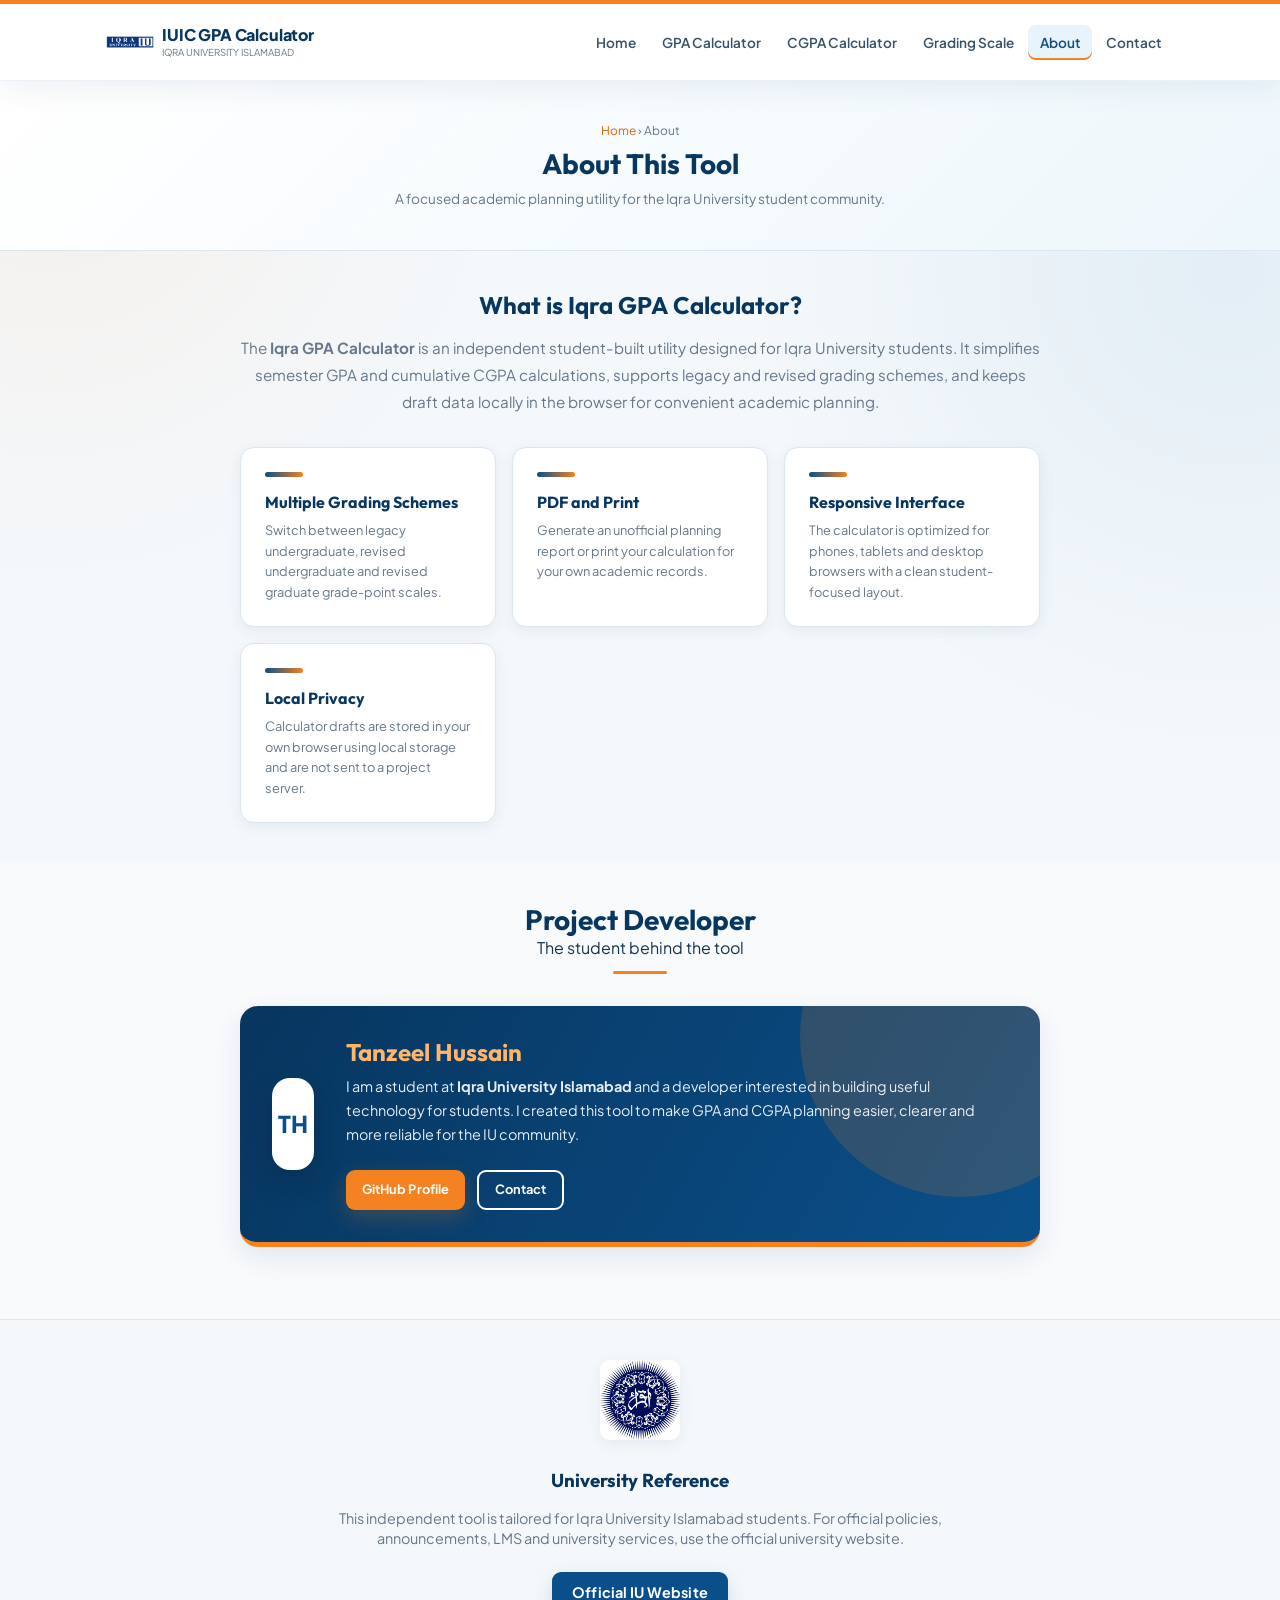
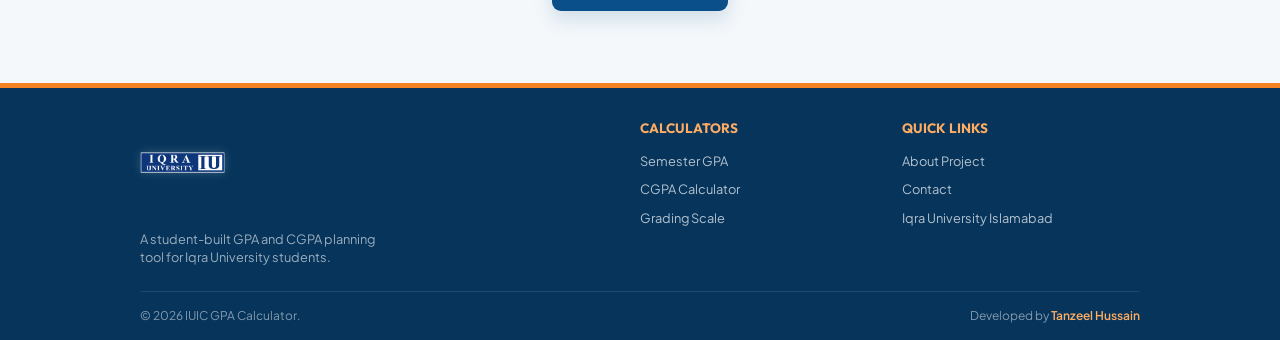
<file: about.html>
<!DOCTYPE html>
<html lang="en">
<head>
  <meta charset="UTF-8"/>
  <meta name="viewport" content="width=device-width, initial-scale=1.0"/>
  <title>About - Iqra GPA Calculator Islamabad</title>
  <meta name="description" content="Learn about the Iqra GPA Calculator tool built for Iqra University students."/>
  <link rel="stylesheet" href="css/style.css"/>
  <link rel="stylesheet" href="css/enhancements.css"/>
  <link rel="icon" href="Iqra-University-Logo.png"/>
  <style>
    .about-feature-grid{display:grid;grid-template-columns:repeat(auto-fit,minmax(220px,1fr));gap:1rem;margin-top:2rem}.feature-card{background:#fff;padding:1.5rem;border-radius:14px;border:1px solid var(--border);box-shadow:var(--shadow-sm);text-align:left}.feature-card::before{content:"";display:block;width:38px;height:5px;border-radius:999px;background:linear-gradient(90deg,var(--primary),var(--accent));margin-bottom:1rem}.feature-card h3{font-size:1rem;color:var(--primary-dark);margin-bottom:.5rem}.feature-card p{font-size:.8rem;color:var(--text-light);line-height:1.6}.dev-card{background:linear-gradient(120deg,var(--primary-dark),var(--primary));color:#fff;border-radius:18px;padding:2rem;display:flex;align-items:center;gap:2rem;margin:2rem auto;max-width:800px;position:relative;overflow:hidden;border-bottom:5px solid var(--accent);box-shadow:var(--shadow)}.dev-card::after{content:"";position:absolute;top:-55%;right:-10%;width:320px;height:320px;background:rgba(245,130,32,.16);border-radius:50%}.dev-info{position:relative;z-index:1}.dev-mark{width:92px;height:92px;border-radius:18px;background:#fff;color:var(--primary);display:grid;place-items:center;font-weight:900;font-size:1.45rem;box-shadow:0 12px 30px rgba(0,0,0,.18);position:relative;z-index:1}.dev-info h2{color:#ffb56b;margin-bottom:.5rem}.dev-info p{font-size:.9rem;opacity:.9;line-height:1.65}@media(max-width:768px){.dev-card{flex-direction:column;text-align:center;gap:1rem}}
  </style>
</head>
<body>
<nav class="navbar"><div class="nav-container"><a href="index.html" class="nav-logo"><img src="Iqra-University-Logo.png" alt="Iqra University logo"/><div class="nav-logo-text"><div class="title">IUIC GPA Calculator</div><div class="sub">Iqra University Islamabad</div></div></a><ul class="nav-links" id="navLinks"><li><a href="index.html">Home</a></li><li><a href="gpa-calculator.html">GPA Calculator</a></li><li><a href="cgpa-calculator.html">CGPA Calculator</a></li><li><a href="grading.html">Grading Scale</a></li><li><a href="about.html" class="active">About</a></li><li><a href="contact.html">Contact</a></li></ul><div class="hamburger" id="hamburger" onclick="toggleMenu()"><span></span><span></span><span></span></div></div></nav>

<div class="page-hero"><div class="breadcrumb"><a href="index.html">Home</a> › About</div><h1>About This Tool</h1><p>A focused academic planning utility for the Iqra University student community.</p></div>

<section class="section"><div class="container"><div style="max-width:800px;margin:0 auto;text-align:center"><h2 style="color:var(--primary-dark);margin-bottom:1rem">What is Iqra GPA Calculator?</h2><p style="color:var(--text-light);line-height:1.75;font-size:.95rem">The <strong>Iqra GPA Calculator</strong> is an independent student-built utility designed for Iqra University students. It simplifies semester GPA and cumulative CGPA calculations, supports legacy and revised grading schemes, and keeps draft data locally in the browser for convenient academic planning.</p><div class="about-feature-grid"><div class="feature-card"><h3>Multiple Grading Schemes</h3><p>Switch between legacy undergraduate, revised undergraduate and revised graduate grade-point scales.</p></div><div class="feature-card"><h3>PDF and Print</h3><p>Generate an unofficial planning report or print your calculation for your own academic records.</p></div><div class="feature-card"><h3>Responsive Interface</h3><p>The calculator is optimized for phones, tablets and desktop browsers with a clean student-focused layout.</p></div><div class="feature-card"><h3>Local Privacy</h3><p>Calculator drafts are stored in your own browser using local storage and are not sent to a project server.</p></div></div></div></div></section>

<section class="section section-alt"><div class="container"><div class="section-header"><h2>Project Developer</h2><p>The student behind the tool</p><div class="divider"></div></div><div class="dev-card"><div class="dev-mark">TH</div><div class="dev-info"><h2>Tanzeel Hussain</h2><p>I am a student at <strong>Iqra University Islamabad</strong> and a developer interested in building useful technology for students. I created this tool to make GPA and CGPA planning easier, clearer and more reliable for the IU community.</p><div style="margin-top:1.5rem;display:flex;gap:.75rem;flex-wrap:wrap"><a href="https://github.com/Tanzeel0Hussain" target="_blank" rel="noopener" class="btn btn-accent" style="padding:.55rem 1rem;font-size:.8rem">GitHub Profile</a><a href="contact.html" class="btn btn-outline" style="border-color:white;color:white;padding:.55rem 1rem;font-size:.8rem">Contact</a></div></div></div></div></section>

<section class="section" style="text-align:center;border-top:1px solid var(--border)"><div class="container"><div style="margin-bottom:1.5rem"><img src="iuic logo.jpg" alt="IUIC Islamabad" style="height:80px;border-radius:10px;box-shadow:var(--shadow-sm)"/></div><h3 style="color:var(--primary-dark);margin-bottom:1rem">University Reference</h3><p style="color:var(--text-light);max-width:620px;margin:0 auto 1.5rem;font-size:.9rem">This independent tool is tailored for Iqra University Islamabad students. For official policies, announcements, LMS and university services, use the official university website.</p><a href="https://iuisl.iqra.edu.pk/" target="_blank" rel="noopener" class="btn btn-primary">Official IU Website</a></div></section>

<footer><div class="footer-grid"><div class="footer-brand"><img src="Iqra-University-Logo.png" alt="Iqra University logo"/><p>A student-built GPA and CGPA planning tool for Iqra University students.</p></div><div class="footer-col"><h4>Calculators</h4><ul class="footer-links"><li><a href="gpa-calculator.html">Semester GPA</a></li><li><a href="cgpa-calculator.html">CGPA Calculator</a></li><li><a href="grading.html">Grading Scale</a></li></ul></div><div class="footer-col"><h4>Quick Links</h4><ul class="footer-links"><li><a href="about.html">About Project</a></li><li><a href="contact.html">Contact</a></li><li><a href="https://iuisl.iqra.edu.pk/" target="_blank" rel="noopener">Iqra University Islamabad</a></li></ul></div></div><div class="footer-bottom"><span>© 2026 IUIC GPA Calculator.</span><span>Developed by <a href="https://github.com/Tanzeel0Hussain" target="_blank" rel="noopener">Tanzeel Hussain</a></span></div></footer>
<script src="js/main.js"></script>
</body></html>
</file>
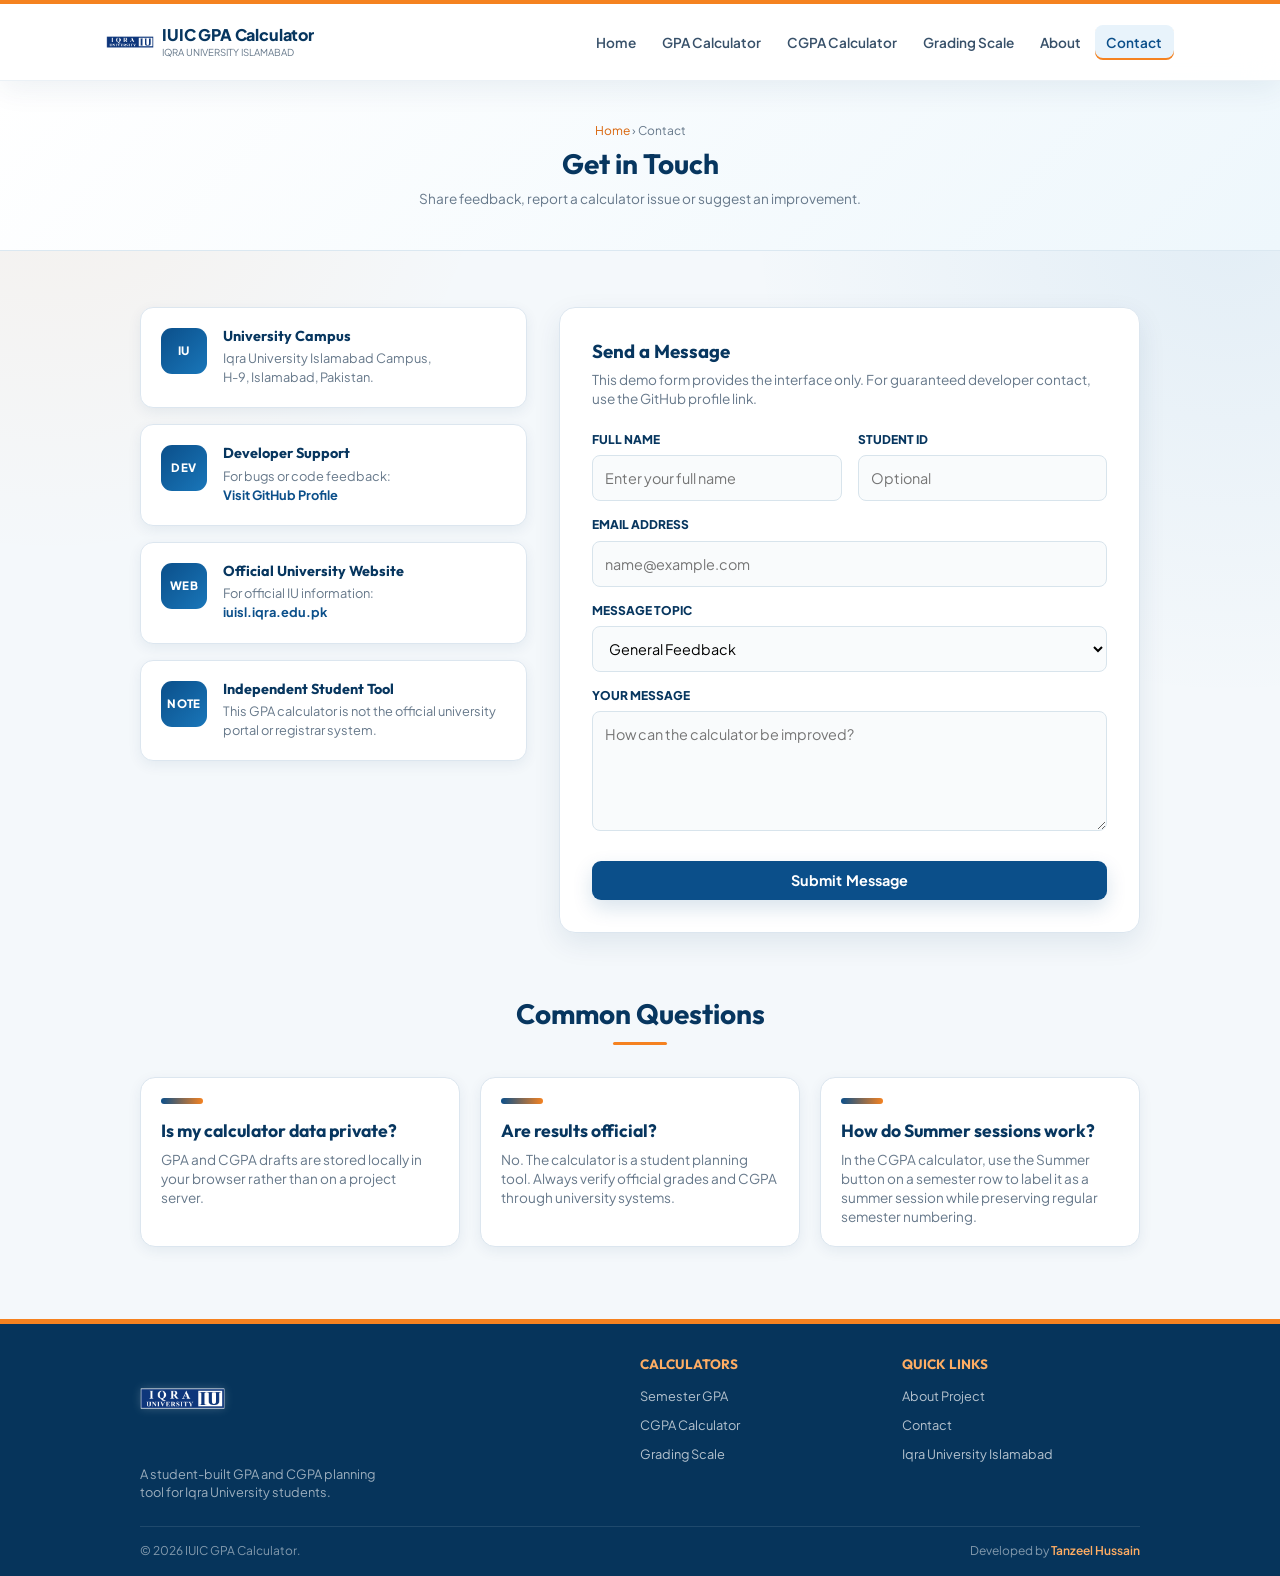
<file: contact.html>
<!DOCTYPE html>
<html lang="en">
<head>
  <meta charset="UTF-8"/>
  <meta name="viewport" content="width=device-width, initial-scale=1.0"/>
  <title>Contact - Iqra GPA Calculator</title>
  <meta name="description" content="Contact the developer for feedback, suggestions or bug reports about the Iqra University GPA Calculator."/>
  <link rel="stylesheet" href="css/style.css"/>
  <link rel="stylesheet" href="css/enhancements.css"/>
  <link rel="icon" href="Iqra-University-Logo.png"/>
  <style>
    .contact-container{display:grid;grid-template-columns:1fr 1.5fr;gap:2rem;margin-top:1rem}.info-panel{display:flex;flex-direction:column;gap:1rem}.info-item{background:#fff;padding:1.25rem;border-radius:13px;border:1px solid var(--border);display:flex;align-items:flex-start;gap:1rem;transition:.2s ease;box-shadow:var(--shadow-sm)}.info-item:hover{border-color:#b9d7e9;transform:translateY(-3px)}.info-mark{min-width:46px;height:46px;border-radius:11px;background:linear-gradient(135deg,var(--primary),var(--primary-light));color:#fff;display:grid;place-items:center;font-size:.72rem;font-weight:900;letter-spacing:.03em}.info-text h4{font-size:.9rem;color:var(--primary-dark);margin-bottom:.25rem}.info-text p{font-size:.8rem;color:var(--text-light);line-height:1.5}.info-text a{color:var(--primary);text-decoration:none;font-weight:700}.form-panel{background:#fff;padding:2rem;border-radius:16px;border:1px solid var(--border);box-shadow:var(--shadow)}.form-panel h3{color:var(--primary-dark);margin-bottom:.5rem}.form-panel p{color:var(--text-light);font-size:.85rem;margin-bottom:1.5rem}.form-group{margin-bottom:1rem}.form-group label{display:block;font-size:.75rem;font-weight:800;color:var(--primary-dark);margin-bottom:.4rem;text-transform:uppercase}.form-input{width:100%;padding:.75rem;border-radius:8px;border:1px solid #d8e4ec;background:#f9fbfc;font-size:.9rem;font-family:inherit;transition:.2s ease}textarea.form-input{min-height:120px;resize:vertical}@media(max-width:768px){.contact-container{grid-template-columns:1fr}}
  </style>
</head>
<body>
<nav class="navbar"><div class="nav-container"><a href="index.html" class="nav-logo"><img src="Iqra-University-Logo.png" alt="Iqra University logo"/><div class="nav-logo-text"><div class="title">IUIC GPA Calculator</div><div class="sub">Iqra University Islamabad</div></div></a><ul class="nav-links" id="navLinks"><li><a href="index.html">Home</a></li><li><a href="gpa-calculator.html">GPA Calculator</a></li><li><a href="cgpa-calculator.html">CGPA Calculator</a></li><li><a href="grading.html">Grading Scale</a></li><li><a href="about.html">About</a></li><li><a href="contact.html" class="active">Contact</a></li></ul><div class="hamburger" id="hamburger" onclick="toggleMenu()"><span></span><span></span><span></span></div></div></nav>

<div class="page-hero"><div class="breadcrumb"><a href="index.html">Home</a> › Contact</div><h1>Get in Touch</h1><p>Share feedback, report a calculator issue or suggest an improvement.</p></div>

<section class="section"><div class="container"><div class="contact-container fade-in">
  <div class="info-panel">
    <div class="info-item"><div class="info-mark">IU</div><div class="info-text"><h4>University Campus</h4><p>Iqra University Islamabad Campus,<br/>H-9, Islamabad, Pakistan.</p></div></div>
    <div class="info-item"><div class="info-mark">DEV</div><div class="info-text"><h4>Developer Support</h4><p>For bugs or code feedback:<br/><a href="https://github.com/Tanzeel0Hussain" target="_blank" rel="noopener">Visit GitHub Profile</a></p></div></div>
    <div class="info-item"><div class="info-mark">WEB</div><div class="info-text"><h4>Official University Website</h4><p>For official IU information:<br/><a href="https://iuisl.iqra.edu.pk/" target="_blank" rel="noopener">iuisl.iqra.edu.pk</a></p></div></div>
    <div class="info-item"><div class="info-mark">NOTE</div><div class="info-text"><h4>Independent Student Tool</h4><p>This GPA calculator is not the official university portal or registrar system.</p></div></div>
  </div>

  <div class="form-panel"><h3>Send a Message</h3><p>This demo form provides the interface only. For guaranteed developer contact, use the GitHub profile link.</p><div id="formSuccess" style="display:none;background:#ecf8f3;color:#08724f;border:1px solid #bde6d5;padding:1rem;border-radius:10px;margin-bottom:1.5rem;font-weight:700;text-align:center">Message form completed locally.</div><form id="contactForm" onsubmit="submitForm(event)"><div style="display:grid;grid-template-columns:1fr 1fr;gap:1rem"><div class="form-group"><label>Full Name</label><input type="text" class="form-input" placeholder="Enter your full name" required></div><div class="form-group"><label>Student ID</label><input type="text" class="form-input" placeholder="Optional"></div></div><div class="form-group"><label>Email Address</label><input type="email" class="form-input" placeholder="name@example.com" required></div><div class="form-group"><label>Message Topic</label><select class="form-input"><option>General Feedback</option><option>Report a Bug</option><option>Feature Suggestion</option><option>Grading Scale Query</option></select></div><div class="form-group"><label>Your Message</label><textarea class="form-input" placeholder="How can the calculator be improved?"></textarea></div><button type="submit" class="btn btn-primary" style="width:100%;margin-top:.5rem">Submit Message</button></form></div>
</div>

<div style="margin-top:4rem"><div class="section-header"><h2>Common Questions</h2><div class="divider"></div></div><div class="cards-grid"><div class="card"><div class="card-icon"></div><h3>Is my calculator data private?</h3><p>GPA and CGPA drafts are stored locally in your browser rather than on a project server.</p></div><div class="card"><div class="card-icon"></div><h3>Are results official?</h3><p>No. The calculator is a student planning tool. Always verify official grades and CGPA through university systems.</p></div><div class="card"><div class="card-icon"></div><h3>How do Summer sessions work?</h3><p>In the CGPA calculator, use the Summer button on a semester row to label it as a summer session while preserving regular semester numbering.</p></div></div></div>
</div></section>

<footer><div class="footer-grid"><div class="footer-brand"><img src="Iqra-University-Logo.png" alt="Iqra University logo"/><p>A student-built GPA and CGPA planning tool for Iqra University students.</p></div><div class="footer-col"><h4>Calculators</h4><ul class="footer-links"><li><a href="gpa-calculator.html">Semester GPA</a></li><li><a href="cgpa-calculator.html">CGPA Calculator</a></li><li><a href="grading.html">Grading Scale</a></li></ul></div><div class="footer-col"><h4>Quick Links</h4><ul class="footer-links"><li><a href="about.html">About Project</a></li><li><a href="contact.html">Contact</a></li><li><a href="https://iuisl.iqra.edu.pk/" target="_blank" rel="noopener">Iqra University Islamabad</a></li></ul></div></div><div class="footer-bottom"><span>© 2026 IUIC GPA Calculator.</span><span>Developed by <a href="https://github.com/Tanzeel0Hussain" target="_blank" rel="noopener">Tanzeel Hussain</a></span></div></footer>

<script src="js/main.js"></script><script>function submitForm(e){e.preventDefault();document.getElementById('contactForm').style.display='none';document.getElementById('formSuccess').style.display='block';}</script>
</body></html>
</file>
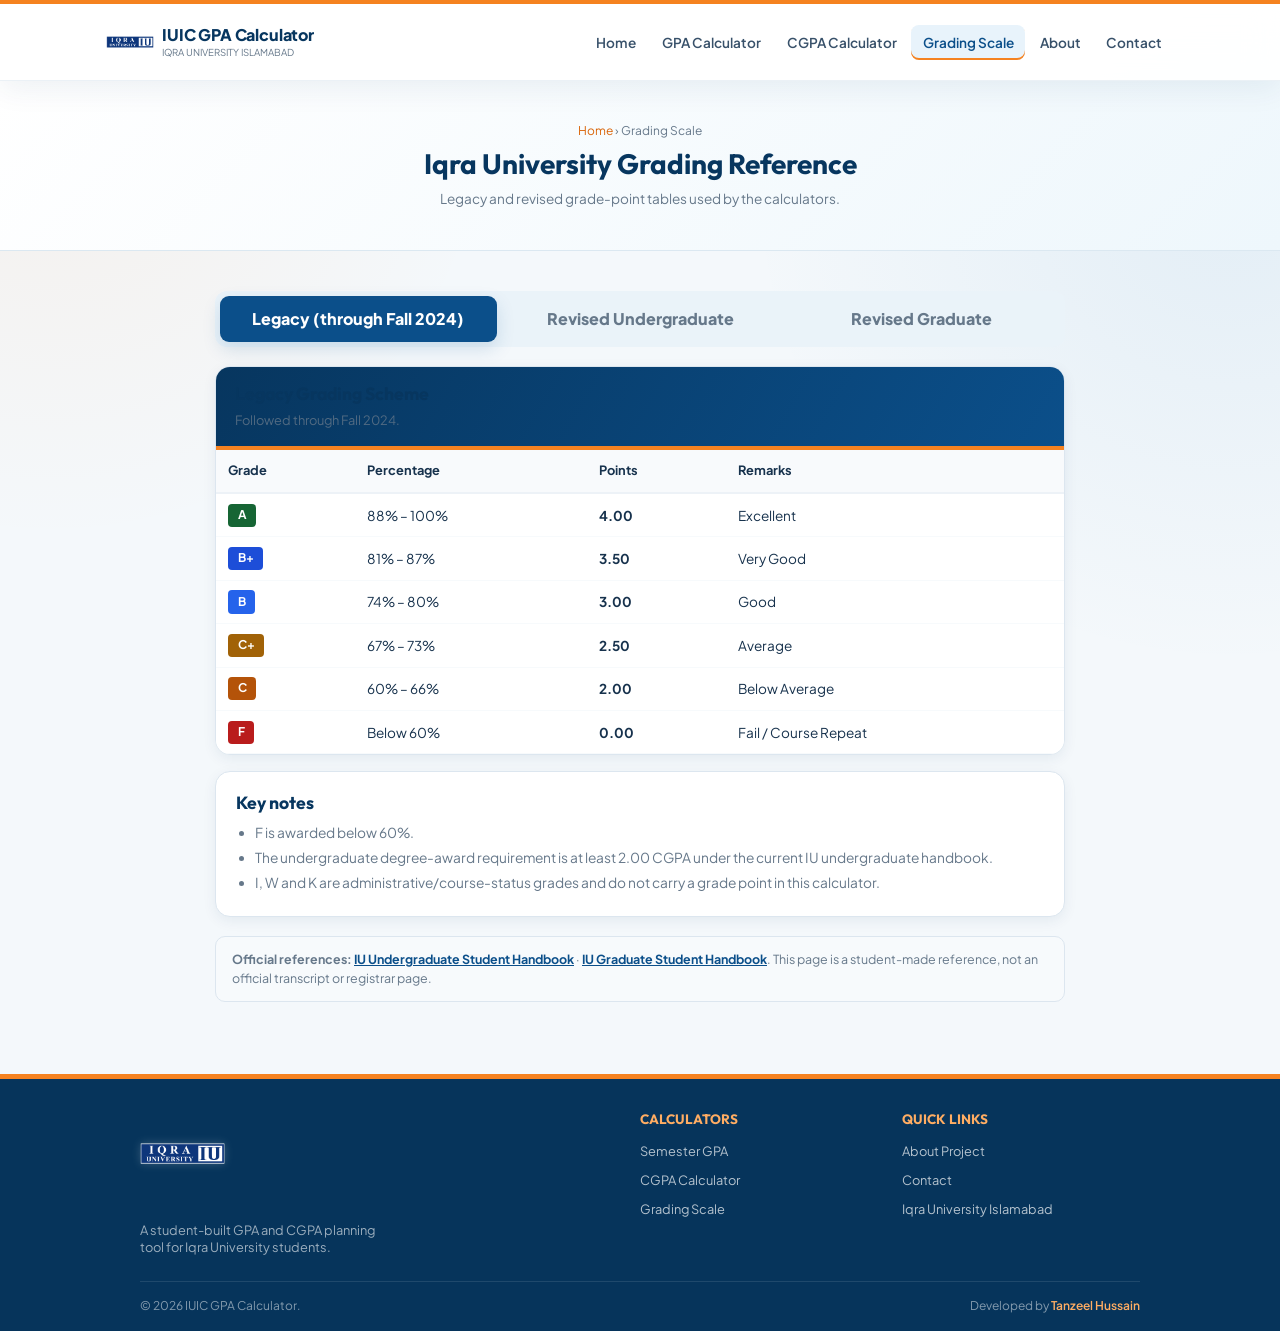
<file: grading.html>
<!DOCTYPE html>
<html lang="en">
<head>
  <meta charset="UTF-8"/>
  <meta name="viewport" content="width=device-width, initial-scale=1.0"/>
  <title>Grading Scale - Iqra University</title>
  <meta name="description" content="Reference tables for Iqra University's legacy and revised undergraduate and graduate grading schemes."/>
  <link rel="stylesheet" href="css/style.css"/>
  <link rel="stylesheet" href="css/enhancements.css"/>
  <link rel="icon" href="Iqra-University-Logo.png"/>
  <style>
    .tab-btns{display:flex;gap:5px;margin-bottom:1.2rem;background:#eaf3f9;padding:5px;border-radius:12px}.tab-btn{flex:1;padding:.75rem;border:0;border-radius:9px;background:transparent;color:var(--text-light);font-weight:800}.tab-btn.active{background:var(--primary);color:#fff}.tab-panel{display:none}.tab-panel.active{display:block}.policy-head{padding:1rem 1.2rem;color:#fff}.policy-head p{font-size:.8rem;opacity:.78;margin-top:.25rem}.rules{margin-top:1rem}.rules ul{padding-left:1.2rem;color:var(--text-light);line-height:1.8;font-size:.86rem}@media(max-width:700px){.tab-btns{flex-direction:column}.grading-table{font-size:.75rem}.grading-table th,.grading-table td{padding:.5rem}}
  </style>
</head>
<body>
<nav class="navbar"><div class="nav-container"><a href="index.html" class="nav-logo"><img src="Iqra-University-Logo.png" alt="Iqra University logo"/><div class="nav-logo-text"><div class="title">IUIC GPA Calculator</div><div class="sub">Iqra University Islamabad</div></div></a><ul class="nav-links" id="navLinks"><li><a href="index.html">Home</a></li><li><a href="gpa-calculator.html">GPA Calculator</a></li><li><a href="cgpa-calculator.html">CGPA Calculator</a></li><li><a href="grading.html" class="active">Grading Scale</a></li><li><a href="about.html">About</a></li><li><a href="contact.html">Contact</a></li></ul><div class="hamburger" id="hamburger" onclick="toggleMenu()"><span></span><span></span><span></span></div></div></nav>

<div class="page-hero"><div class="breadcrumb"><a href="index.html">Home</a> › Grading Scale</div><h1>Iqra University Grading Reference</h1><p>Legacy and revised grade-point tables used by the calculators.</p></div>

<section class="section"><div class="container" style="max-width:850px;">
  <div class="tab-btns"><button class="tab-btn active" id="oldTab" onclick="switchTab('old')">Legacy (through Fall 2024)</button><button class="tab-btn" id="newTab" onclick="switchTab('new')">Revised Undergraduate</button><button class="tab-btn" id="gradTab" onclick="switchTab('grad')">Revised Graduate</button></div>

  <div class="tab-panel active" id="oldPanel"><div class="card" style="padding:0;overflow:hidden;"><div class="policy-head"><h3>Legacy Grading Scheme</h3><p>Followed through Fall 2024.</p></div><table class="grading-table"><thead><tr><th>Grade</th><th>Percentage</th><th>Points</th><th>Remarks</th></tr></thead><tbody><tr><td><span class="grade-badge" style="background:#166534">A</span></td><td>88% – 100%</td><td><strong>4.00</strong></td><td>Excellent</td></tr><tr><td><span class="grade-badge" style="background:#1d4ed8">B+</span></td><td>81% – 87%</td><td><strong>3.50</strong></td><td>Very Good</td></tr><tr><td><span class="grade-badge" style="background:#2563eb">B</span></td><td>74% – 80%</td><td><strong>3.00</strong></td><td>Good</td></tr><tr><td><span class="grade-badge" style="background:#a16207">C+</span></td><td>67% – 73%</td><td><strong>2.50</strong></td><td>Average</td></tr><tr><td><span class="grade-badge" style="background:#b45309">C</span></td><td>60% – 66%</td><td><strong>2.00</strong></td><td>Below Average</td></tr><tr><td><span class="grade-badge" style="background:#b91c1c">F</span></td><td>Below 60%</td><td><strong>0.00</strong></td><td>Fail / Course Repeat</td></tr></tbody></table></div><div class="card rules"><h3>Key notes</h3><ul><li>F is awarded below 60%.</li><li>The undergraduate degree-award requirement is at least 2.00 CGPA under the current IU undergraduate handbook.</li><li>I, W and K are administrative/course-status grades and do not carry a grade point in this calculator.</li></ul></div></div>

  <div class="tab-panel" id="newPanel"><div class="card" style="padding:0;overflow:hidden;"><div class="policy-head"><h3>Revised Undergraduate Scheme</h3><p>Effective from Spring 2025 for newly admitted students across IU campuses.</p></div><table class="grading-table"><thead><tr><th>Grade</th><th>Percentage</th><th>Points</th><th>Remarks</th></tr></thead><tbody><tr><td><span class="grade-badge" style="background:#166534">A</span></td><td>90% – 100%</td><td><strong>4.00</strong></td><td>Outstanding</td></tr><tr><td><span class="grade-badge" style="background:#15803d">A-</span></td><td>85% – 89%</td><td><strong>3.67</strong></td><td>Excellent</td></tr><tr><td><span class="grade-badge" style="background:#1d4ed8">B+</span></td><td>80% – 84%</td><td><strong>3.33</strong></td><td>Very Good</td></tr><tr><td><span class="grade-badge" style="background:#2563eb">B</span></td><td>75% – 79%</td><td><strong>3.00</strong></td><td>Good</td></tr><tr><td><span class="grade-badge" style="background:#3b82f6">B-</span></td><td>70% – 74%</td><td><strong>2.67</strong></td><td>Fairly Good</td></tr><tr><td><span class="grade-badge" style="background:#a16207">C+</span></td><td>65% – 69%</td><td><strong>2.33</strong></td><td>Above Average</td></tr><tr><td><span class="grade-badge" style="background:#b45309">C</span></td><td>60% – 64%</td><td><strong>2.00</strong></td><td>Average</td></tr><tr><td><span class="grade-badge" style="background:#c2410c">C-</span></td><td>56% – 59%</td><td><strong>1.67</strong></td><td>Below Average</td></tr><tr><td><span class="grade-badge" style="background:#c2410c">D+</span></td><td>53% – 55%</td><td><strong>1.33</strong></td><td>Poor</td></tr><tr><td><span class="grade-badge" style="background:#c2410c">D</span></td><td>50% – 52%</td><td><strong>1.00</strong></td><td>Unsatisfactory</td></tr><tr><td><span class="grade-badge" style="background:#b91c1c">F</span></td><td>Below 50%</td><td><strong>0.00</strong></td><td>Fail / Course Repeat</td></tr></tbody></table></div><div class="card rules"><h3>Key notes</h3><ul><li>F is awarded below 50%.</li><li>The handbook notes a 1.70 semester-GPA probation threshold for the revised undergraduate scheme.</li><li>At least 2.00 CGPA is required for award of an undergraduate degree.</li></ul></div></div>

  <div class="tab-panel" id="gradPanel"><div class="card" style="padding:0;overflow:hidden;"><div class="policy-head"><h3>Revised Graduate Scheme</h3><p>Effective from Spring 2025 for newly admitted graduate students.</p></div><table class="grading-table"><thead><tr><th>Grade</th><th>Percentage</th><th>Points</th><th>Remarks</th></tr></thead><tbody><tr><td><span class="grade-badge" style="background:#166534">A</span></td><td>90% – 100%</td><td><strong>4.00</strong></td><td>Outstanding</td></tr><tr><td><span class="grade-badge" style="background:#15803d">A-</span></td><td>85% – 89%</td><td><strong>3.67</strong></td><td>Excellent</td></tr><tr><td><span class="grade-badge" style="background:#1d4ed8">B+</span></td><td>80% – 84%</td><td><strong>3.33</strong></td><td>Very Good</td></tr><tr><td><span class="grade-badge" style="background:#2563eb">B</span></td><td>75% – 79%</td><td><strong>3.00</strong></td><td>Good</td></tr><tr><td><span class="grade-badge" style="background:#3b82f6">B-</span></td><td>70% – 74%</td><td><strong>2.67</strong></td><td>Above Average</td></tr><tr><td><span class="grade-badge" style="background:#a16207">C+</span></td><td>65% – 69%</td><td><strong>2.33</strong></td><td>Average</td></tr><tr><td><span class="grade-badge" style="background:#b45309">C</span></td><td>60% – 64%</td><td><strong>2.00</strong></td><td>Satisfactory</td></tr><tr><td><span class="grade-badge" style="background:#b91c1c">F</span></td><td>Below 60%</td><td><strong>0.00</strong></td><td>Failed / Course Repeat</td></tr></tbody></table></div><div class="card rules"><h3>Key notes</h3><ul><li>F is awarded below 60%.</li><li>The handbook identifies 2.50 CGPA as the graduate degree requirement for M.Phil./MS/MBA.</li><li>B / 3.00 is identified as the PhD coursework requirement, and 2.00 semester GPA as the probation threshold.</li></ul></div></div>

  <div class="source-note" style="margin-top:1.2rem;"><strong>Official references:</strong> <a href="https://iqra.edu.pk/wp-content/uploads/2026/04/IU-UG-Handbook-11.06.2025-v14.0-2.pdf" target="_blank" rel="noopener">IU Undergraduate Student Handbook</a> · <a href="https://iqra.edu.pk/wp-content/uploads/2026/04/IU-PG-Handbook-11.06.2025-v14.0-2.pdf" target="_blank" rel="noopener">IU Graduate Student Handbook</a>. This page is a student-made reference, not an official transcript or registrar page.</div>
</div></section>

<footer><div class="footer-grid"><div class="footer-brand"><img src="Iqra-University-Logo.png" alt="Iqra University logo"/><p>A student-built GPA and CGPA planning tool for Iqra University students.</p></div><div class="footer-col"><h4>Calculators</h4><ul class="footer-links"><li><a href="gpa-calculator.html">Semester GPA</a></li><li><a href="cgpa-calculator.html">CGPA Calculator</a></li><li><a href="grading.html">Grading Scale</a></li></ul></div><div class="footer-col"><h4>Quick Links</h4><ul class="footer-links"><li><a href="about.html">About Project</a></li><li><a href="contact.html">Contact</a></li><li><a href="https://iuisl.iqra.edu.pk/" target="_blank" rel="noopener">Iqra University Islamabad</a></li></ul></div></div><div class="footer-bottom"><span>© 2026 IUIC GPA Calculator.</span><span>Developed by <a href="https://github.com/Tanzeel0Hussain" target="_blank" rel="noopener">Tanzeel Hussain</a></span></div></footer>
<script src="js/main.js"></script><script>function switchTab(tab){const ids={old:['oldTab','oldPanel'],new:['newTab','newPanel'],grad:['gradTab','gradPanel']};Object.values(ids).forEach(([button,panel])=>{document.getElementById(button).classList.remove('active');document.getElementById(panel).classList.remove('active')});document.getElementById(ids[tab][0]).classList.add('active');document.getElementById(ids[tab][1]).classList.add('active');}</script>
</body></html>
</file>
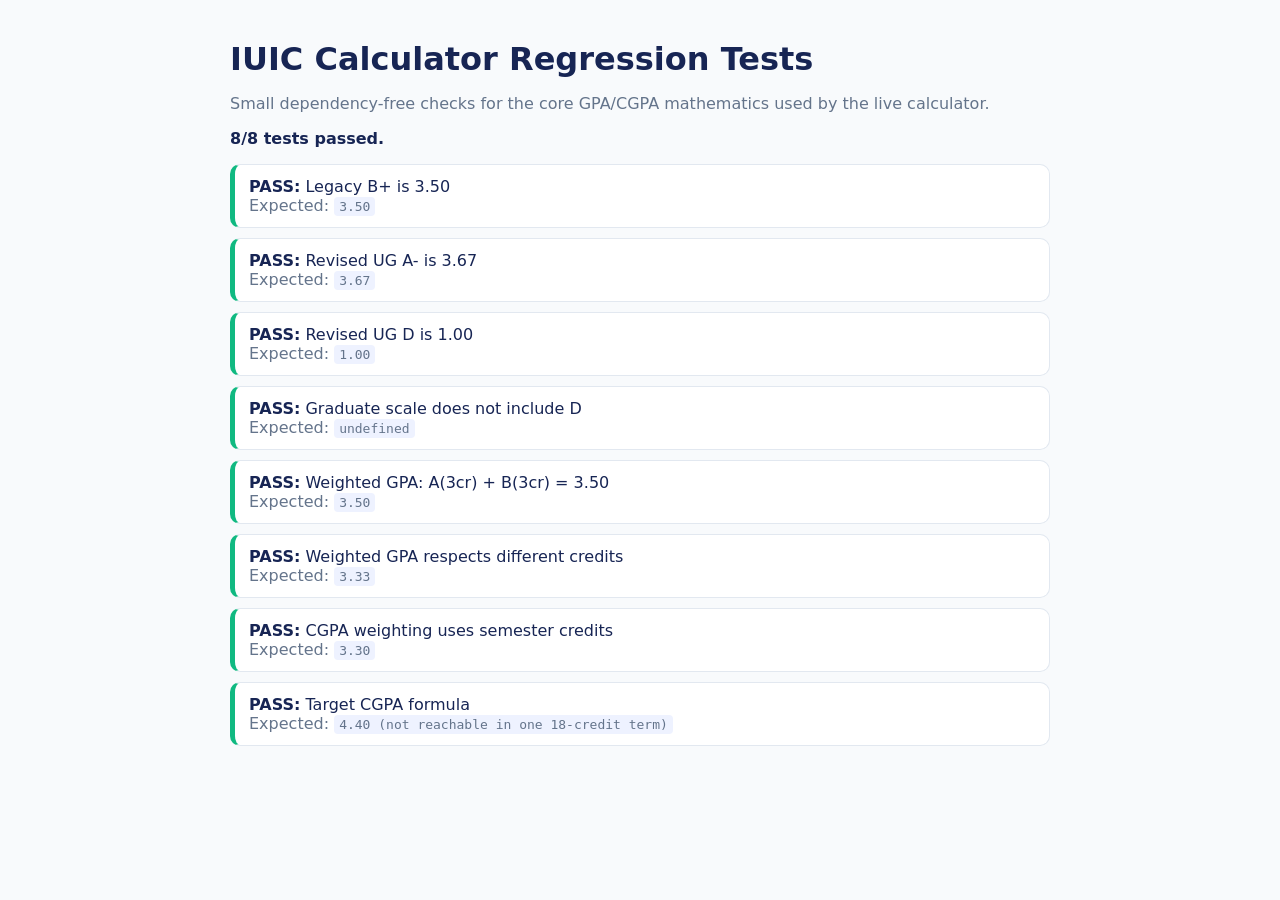
<file: tests/calculation-tests.html>
<!DOCTYPE html>
<html lang="en">
<head>
  <meta charset="UTF-8">
  <meta name="viewport" content="width=device-width, initial-scale=1.0">
  <title>IUIC Calculator Tests</title>
  <style>
    body{font-family:system-ui,sans-serif;max-width:820px;margin:40px auto;padding:0 20px;color:#172554;background:#f8fafc}
    h1{margin-bottom:6px}.muted{color:#64748b}.test{background:#fff;border:1px solid #e2e8f0;border-radius:10px;padding:12px 14px;margin:10px 0}.pass{border-left:5px solid #10b981}.fail{border-left:5px solid #ef4444}code{background:#eef2ff;padding:2px 5px;border-radius:4px}
  </style>
</head>
<body>
  <h1>IUIC Calculator Regression Tests</h1>
  <p class="muted">Small dependency-free checks for the core GPA/CGPA mathematics used by the live calculator.</p>
  <div id="results"></div>
  <script>
    const scales = {
      old: { A:4, 'B+':3.5, B:3, 'C+':2.5, C:2, F:0 },
      revisedUG: { A:4, 'A-':3.67, 'B+':3.33, B:3, 'B-':2.67, 'C+':2.33, C:2, 'C-':1.67, 'D+':1.33, D:1, F:0 },
      graduate: { A:4, 'A-':3.67, 'B+':3.33, B:3, 'B-':2.67, 'C+':2.33, C:2, F:0 }
    };

    const weighted = rows => rows.reduce((s,r)=>s+r.points*r.credits,0) / rows.reduce((s,r)=>s+r.credits,0);
    const target = (current, completed, desired, planned) => (desired*(completed+planned)-current*completed)/planned;
    const close = (a,b,t=0.005) => Math.abs(a-b) <= t;

    const cases = [
      ['Legacy B+ is 3.50', () => scales.old['B+'] === 3.5, '3.50'],
      ['Revised UG A- is 3.67', () => scales.revisedUG['A-'] === 3.67, '3.67'],
      ['Revised UG D is 1.00', () => scales.revisedUG.D === 1, '1.00'],
      ['Graduate scale does not include D', () => scales.graduate.D === undefined, 'undefined'],
      ['Weighted GPA: A(3cr) + B(3cr) = 3.50', () => close(weighted([{points:4,credits:3},{points:3,credits:3}]),3.5), '3.50'],
      ['Weighted GPA respects different credits', () => close(weighted([{points:4,credits:4},{points:2,credits:2}]),20/6), (20/6).toFixed(2)],
      ['CGPA weighting uses semester credits', () => close(weighted([{points:3.5,credits:18},{points:3,credits:12}]),99/30), (99/30).toFixed(2)],
      ['Target CGPA formula', () => close(target(3.20,90,3.40,18),4.40), '4.40 (not reachable in one 18-credit term)']
    ];

    const root = document.getElementById('results');
    let passed = 0;
    cases.forEach(([name, fn, expected]) => {
      let ok = false;
      try { ok = Boolean(fn()); } catch (e) { ok = false; }
      if (ok) passed++;
      const div = document.createElement('div');
      div.className = `test ${ok ? 'pass' : 'fail'}`;
      div.innerHTML = `<strong>${ok ? 'PASS' : 'FAIL'}:</strong> ${name}<br><span class="muted">Expected: <code>${expected}</code></span>`;
      root.appendChild(div);
    });

    const summary = document.createElement('p');
    summary.innerHTML = `<strong>${passed}/${cases.length} tests passed.</strong>`;
    root.prepend(summary);
  </script>
</body>
</html>
</file>
<file: css/style.css>
@import url('https://fonts.googleapis.com/css2?family=Outfit:wght@300;400;500;600;700;800&family=Plus+Jakarta+Sans:wght@400;500;600;700;800&display=swap');

:root {
  --primary: #1a2a6c;
  --primary-dark: #121c4a;
  --primary-light: #2a3d8f;
  --accent: #e8b923;
  --accent-dark: #b58d1b;
  --accent-light: #f4d06f;
  --white: #ffffff;
  --bg: #f4f7f9;
  --text: #1a2a6c;
  --text-light: #5a6b8d;
  --success: #10b981;
  --warning: #f59e0b;
  --danger: #ef4444;
  --shadow-sm: 0 1px 3px rgba(0,0,0,0.1);
  --shadow: 0 3px 6px rgba(0,0,0,0.08);
  --radius: 10px;
  --transition: all 0.2s ease;
}

* { margin: 0; padding: 0; box-sizing: border-box; }

body {
  font-family: 'Plus Jakarta Sans', sans-serif;
  background-color: var(--bg);
  color: var(--text);
  line-height: 1.4;
}

h1, h2, h3, h4 { font-family: 'Outfit', sans-serif; font-weight: 700; line-height: 1.2; }

/* ===== NAVBAR ===== */
.navbar {
  background: var(--white);
  position: sticky;
  top: 0;
  z-index: 1000;
  box-shadow: var(--shadow-sm);
  border-bottom: 3px solid var(--accent);
}
.nav-container {
  max-width: 1100px;
  margin: 0 auto;
  display: flex;
  align-items: center;
  justify-content: space-between;
  height: 70px;
  padding: 0 1rem;
}
.nav-logo { display: flex; align-items: center; gap: 8px; text-decoration: none; }
.nav-logo img { height: 45px; }
.nav-logo-text .title { font-size: 1rem; font-weight: 800; color: var(--primary); }
.nav-logo-text .sub { font-size: 0.6rem; color: var(--text-light); text-transform: uppercase; }

.nav-links { display: flex; gap: 0.25rem; list-style: none; }
.nav-links a {
  color: var(--text);
  text-decoration: none;
  padding: 0.4rem 0.6rem;
  border-radius: 6px;
  font-size: 0.85rem;
  font-weight: 600;
}
.nav-links a:hover { background: rgba(26, 42, 108, 0.05); }
.nav-links a.active { background: var(--primary); color: white; }

.hamburger { display: none; flex-direction: column; gap: 4px; cursor: pointer; padding: 5px; }
.hamburger span { width: 22px; height: 3px; background: var(--primary); border-radius: 2px; }

/* ===== HERO ===== */
.hero { padding: 2.5rem 1rem; text-align: center; background: white; border-bottom: 1px solid #edf2f7; }
.hero-content { max-width: 700px; margin: 0 auto; }
.hero-badge {
  display: inline-block;
  background: var(--accent);
  color: var(--primary);
  padding: 0.25rem 0.75rem;
  border-radius: 4px;
  font-size: 0.7rem;
  font-weight: 800;
  margin-bottom: 0.75rem;
}
.hero h1 { font-size: 2.2rem; color: var(--primary); margin-bottom: 0.75rem; }
.hero h1 span { color: var(--accent-dark); }
.hero p { font-size: 0.95rem; color: var(--text-light); max-width: 550px; margin: 0 auto; }

/* ===== STATS BAR ===== */
.stats-bar { background: var(--primary); color: white; padding: 1.5rem 1rem; }
.stats-container { max-width: 1100px; margin: 0 auto; display: flex; justify-content: space-around; text-align: center; flex-wrap: wrap; gap: 1rem; }
.stat-number { font-size: 1.5rem; font-weight: 800; color: var(--accent); display: block; }
.stat-label { font-size: 0.75rem; color: rgba(255,255,255,0.7); text-transform: uppercase; }

.btn {
  display: inline-flex;
  align-items: center;
  justify-content: center;
  padding: 0.6rem 1.25rem;
  border-radius: 8px;
  font-size: 0.9rem;
  font-weight: 700;
  text-decoration: none;
  cursor: pointer;
  border: none;
  transition: var(--transition);
}
.btn-primary { background: var(--primary); color: white; }
.btn-accent { background: var(--accent); color: var(--primary); }
.btn-outline { background: transparent; color: var(--primary); border: 2px solid var(--primary); }

/* ===== CARDS & GRID ===== */
.section { padding: 2.5rem 1rem; }
.section-alt { background: #f8fafc; }
.container { max-width: 1000px; margin: 0 auto; }
.section-header { text-align: center; margin-bottom: 2rem; }
.section-header h2 { font-size: 1.75rem; color: var(--primary); }
.divider { width: 40px; height: 3px; background: var(--accent); margin: 0.75rem auto 0; }

.cards-grid { display: grid; grid-template-columns: repeat(auto-fit, minmax(260px, 1fr)); gap: 1.25rem; }
.card {
  background: white;
  border-radius: var(--radius);
  padding: 1.25rem;
  box-shadow: var(--shadow);
  border: 1px solid #edf2f7;
  transition: var(--transition);
  text-decoration: none;
  color: inherit;
}
.card:hover { transform: translateY(-3px); border-color: var(--accent); }
.card-icon { width: 40px; height: 40px; background: var(--primary); border-radius: 8px; display: flex; align-items: center; justify-content: center; font-size: 1.25rem; margin-bottom: 0.75rem; color: white; }
.card h3 { font-size: 1.1rem; margin-bottom: 0.5rem; color: var(--primary); }
.card p { color: var(--text-light); font-size: 0.85rem; }
.card-arrow { font-size: 0.8rem; font-weight: 700; color: var(--primary); margin-top: 0.75rem; }

/* ===== CALCULATOR UI ===== */
.calc-wrapper { max-width: 850px; margin: 0 auto; }
.calc-card { background: white; border-radius: 12px; overflow: hidden; box-shadow: var(--shadow); border: 1px solid #e2e8f0; }
.calc-header { background: var(--primary); padding: 1.5rem; color: white; display: flex; align-items: center; gap: 1rem; }
.calc-header-icon { font-size: 2rem; }
.calc-header h2 { font-size: 1.25rem; }
.calc-header p { font-size: 0.85rem; opacity: 0.8; }

.calc-body { padding: 1.25rem; }

.type-toggle { display: flex; background: #edf2f7; padding: 3px; border-radius: 8px; margin-bottom: 1.25rem; }
.type-btn { flex: 1; padding: 0.6rem; border-radius: 6px; font-weight: 700; border: none; background: transparent; color: var(--text-light); font-size: 0.8rem; }
.type-btn.active-type { background: white; color: var(--primary); box-shadow: var(--shadow-sm); }

.subjects-table { width: 100%; border-collapse: collapse; margin-bottom: 1.25rem; }
.subjects-table th { padding: 0.6rem; text-align: left; color: var(--text-light); font-size: 0.75rem; text-transform: uppercase; border-bottom: 1px solid #edf2f7; }
.subjects-table td { padding: 0.4rem; border-bottom: 1px solid #f7fafc; }

.table-input, .table-select { width: 100%; padding: 0.5rem; border-radius: 6px; border: 1px solid #e2e8f0; background: #f8fafc; font-size: 0.85rem; }

.btn-remove { width: 30px; height: 30px; border-radius: 6px; background: #fff5f5; color: var(--danger); border: 1px solid #fed7d7; font-size: 0.9rem; }

.calc-actions { display: flex; gap: 0.5rem; flex-wrap: wrap; margin-bottom: 1.25rem; }

.result-box { background: #f8fafc; border-radius: 10px; padding: 1.5rem; text-align: center; border: 2px solid var(--accent); display: none; }
.result-box.show { display: block; }
.result-gpa { font-size: 3.5rem; font-weight: 800; color: var(--primary); }
.result-label { font-size: 1rem; font-weight: 700; color: var(--text-light); }
.result-stats { display: flex; justify-content: center; gap: 1.5rem; margin-top: 1rem; }
.result-stat span { display: block; font-size: 0.75rem; color: var(--text-light); }
.result-stat strong { font-size: 1.1rem; color: var(--primary); }

/* ===== MODAL ===== */
.modal-overlay { position: fixed; inset: 0; background: rgba(0,0,0,0.5); z-index: 2000; display: none; align-items: center; justify-content: center; padding: 1rem; }
.modal-overlay.open { display: flex; }
.modal-container { background: white; width: 100%; max-width: 550px; border-radius: 12px; max-height: 90vh; overflow-y: auto; }
.modal-header { padding: 1rem; border-bottom: 1px solid #edf2f7; display: flex; justify-content: space-between; align-items: center; }
.modal-title { font-size: 1.1rem; color: var(--primary); }
.modal-close { background: #f7fafc; border: none; width: 28px; height: 28px; border-radius: 50%; cursor: pointer; }
.modal-body { padding: 1.25rem; }
.modal-footer { padding: 0.75rem 1rem; border-top: 1px solid #edf2f7; display: flex; justify-content: flex-end; gap: 0.5rem; }

/* ===== PAGE HERO ===== */
.page-hero { padding: 2rem 1rem; background: var(--white); text-align: center; border-bottom: 1px solid #edf2f7; }
.page-hero h1 { font-size: 1.75rem; color: var(--primary); margin-bottom: 0.5rem; }
.page-hero p { font-size: 0.85rem; color: var(--text-light); }
.breadcrumb { font-size: 0.75rem; margin-bottom: 0.5rem; color: var(--text-light); }
.breadcrumb a { color: var(--primary); text-decoration: none; }

/* ===== GRADING TABLE ===== */
.grading-table { width: 100%; border-collapse: collapse; background: white; }
.grading-table th { background: #f8fafc; padding: 0.75rem; text-align: left; font-size: 0.8rem; border-bottom: 2px solid #edf2f7; }
.grading-table td { padding: 0.6rem 0.75rem; border-bottom: 1px solid #f7fafc; font-size: 0.85rem; }
.grade-badge { display: inline-block; padding: 0.2rem 0.6rem; border-radius: 4px; color: white; font-weight: 700; font-size: 0.75rem; }

.calc-badge { font-size: 0.7rem; color: var(--primary); font-weight: 700; background: #edf2f7; padding: 0.25rem 0.5rem; border-radius: 4px; border: 1px solid #e2e8f0; }
.summer-btn { font-size: 0.7rem; background: white; color: var(--text-light); border: 1px solid #e2e8f0; padding: 0.25rem 0.5rem; border-radius: 4px; cursor: pointer; transition: all 0.2s; }
.summer-btn:hover { background: #fef3c7; color: #92660a; border-color: #fcd34d; }
.summer-btn.active { background: #fef3c7; color: #92660a; border-color: #fcd34d; font-weight: 700; }

/* ===== UTILS ===== */
.fade-in { animation: fadeIn 0.5s ease forwards; }
@keyframes fadeIn { from { opacity: 0; transform: translateY(10px); } to { opacity: 1; transform: translateY(0); } }

/* ===== FOOTER ===== */
footer { background: var(--primary); color: white; padding: 2rem 1rem 1rem; margin-top: 2rem; }
.footer-grid { max-width: 1000px; margin: 0 auto; display: grid; grid-template-columns: 2fr 1fr 1fr; gap: 1.5rem; padding-bottom: 1.5rem; border-bottom: 1px solid rgba(255,255,255,0.1); }
.footer-brand img { 
  height: 85px; 
  margin-bottom: 1.25rem; 
  transition: var(--transition); 
  filter: drop-shadow(0 0 5px rgba(255,255,255,0.2)); 
  object-fit: contain;
}
.footer-brand img:hover { transform: scale(1.05); }
.footer-brand p { color: rgba(255,255,255,0.6); font-size: 0.8rem; max-width: 250px; }
.footer-col h4 { color: var(--accent); font-size: 0.85rem; margin-bottom: 0.75rem; text-transform: uppercase; }
.footer-links { list-style: none; display: flex; flex-direction: column; gap: 0.4rem; }
.footer-links a { color: rgba(255,255,255,0.7); text-decoration: none; font-size: 0.8rem; }
.footer-bottom { max-width: 1000px; margin: 1rem auto 0; display: flex; justify-content: space-between; font-size: 0.75rem; color: rgba(255,255,255,0.5); flex-wrap: wrap; gap: 0.5rem; }
.footer-bottom a { color: var(--accent); text-decoration: none; font-weight: 600; }

/* ===== MOBILE ADJUSTMENTS ===== */
@media (max-width: 768px) {
  .nav-container { height: 50px; }
  .nav-links { position: fixed; top: 50px; left: 0; width: 100%; background: white; flex-direction: column; height: 0; overflow: hidden; transition: 0.3s; border-bottom: 3px solid var(--accent); }
  .nav-links.open { height: auto; padding: 1rem; }
  .hamburger { display: flex; }
  .hero h1 { font-size: 1.5rem; }
  .stats-container { display: grid; grid-template-columns: 1fr 1fr; gap: 0.5rem; }
  .calc-header { flex-direction: column; text-align: center; padding: 1rem; }
  .subjects-table, .subjects-table thead, .subjects-table tbody, .subjects-table th, .subjects-table td, .subjects-table tr { display: block; }
  .subjects-table thead { display: none; }
  .subjects-table tr { background: #f8fafc; border: 1px solid #e2e8f0; border-radius: 8px; padding: 0.75rem; margin-bottom: 0.75rem; position: relative; }
  .subjects-table td { padding: 0.2rem 0; border: none; }
  .subjects-table td::before { content: attr(data-label); display: block; font-size: 0.6rem; font-weight: 800; color: var(--text-light); text-transform: uppercase; margin-bottom: 1px; }
  .btn-remove { position: absolute; top: 0.5rem; right: 0.5rem; }
  .result-gpa { font-size: 2.5rem; }
  .footer-grid { grid-template-columns: 1fr; gap: 1rem; text-align: center; }
  .footer-brand p { margin: 0 auto; }
}
</file>
<file: css/enhancements.css>
:root {
  --primary: #0b4f8a;
  --primary-dark: #07365f;
  --primary-light: #1976b9;
  --accent: #f58220;
  --accent-dark: #d9650a;
  --accent-light: #ffb56b;
  --white: #ffffff;
  --bg: #f4f8fb;
  --text: #17324d;
  --text-light: #66788a;
  --success: #138a62;
  --warning: #b76b00;
  --danger: #c93b3b;
  --navy: var(--primary);
  --gray: var(--text-light);
  --surface: #ffffff;
  --surface-soft: #f7fafc;
  --border: #dce6ef;
  --ring: rgba(245,130,32,.24);
  --shadow-sm: 0 4px 14px rgba(7,54,95,.07);
  --shadow: 0 10px 28px rgba(7,54,95,.09);
  --shadow-lg: 0 26px 65px rgba(7,54,95,.14);
}

body {
  min-height: 100vh;
  color: var(--text);
  background:
    radial-gradient(circle at 4% 7%, rgba(245,130,32,.07), transparent 28rem),
    radial-gradient(circle at 96% 14%, rgba(25,118,185,.08), transparent 30rem),
    var(--bg);
}
button, input, select, textarea { font: inherit; }
button { cursor: pointer; }

.navbar {
  background: rgba(255,255,255,.96);
  backdrop-filter: blur(16px);
  border-top: 4px solid var(--accent);
  border-bottom: 1px solid rgba(11,79,138,.08);
  box-shadow: 0 8px 30px rgba(7,54,95,.07);
}
.nav-container { height: 76px; }
.nav-logo img { height: 48px; }
.nav-logo-text .title { color: var(--primary-dark); letter-spacing: -.01em; }
.nav-logo-text .sub { color: var(--text-light); }
.nav-links { gap: .18rem; }
.nav-links a {
  color: #38516a;
  padding: .55rem .72rem;
  border-radius: 8px;
  transition: .2s ease;
}
.nav-links a:hover { color: var(--primary); background: #eef6fc; transform: translateY(-1px); }
.nav-links a.active {
  color: var(--primary);
  background: #e8f3fb;
  box-shadow: inset 0 -2px 0 var(--accent);
}

.hero {
  background:
    radial-gradient(circle at 88% 18%, rgba(245,130,32,.19), transparent 18rem),
    linear-gradient(135deg, #ffffff 0%, #f3f9fd 55%, #edf6fb 100%);
  border-bottom: 1px solid #dbe8f1;
}
.hero-badge {
  background: #fff1e5;
  color: var(--accent-dark);
  border: 1px solid #ffd4af;
  border-radius: 999px;
  padding: .42rem .85rem;
  letter-spacing: .025em;
}
.hero h1 { color: var(--primary-dark); }
.hero h1 span { color: var(--accent-dark); }
.hero p { color: var(--text-light); }

.hero.home-hero {
  position: relative;
  overflow: hidden;
  padding: 5rem 1rem 4.6rem;
  background:
    radial-gradient(circle at 88% 18%, rgba(245,130,32,.32), transparent 22rem),
    radial-gradient(circle at 10% 90%, rgba(255,255,255,.13), transparent 24rem),
    linear-gradient(125deg, #07365f 0%, #0b4f8a 48%, #1976b9 100%);
  border-bottom: 0;
  color: #fff;
}
.hero-shell {
  position: relative;
  z-index: 1;
  max-width: 1140px;
  margin: 0 auto;
  display: grid;
  grid-template-columns: 1.04fr .96fr;
  gap: 3.2rem;
  align-items: center;
  text-align: left;
}
.hero-copy .hero-badge { background: rgba(255,255,255,.10); color: #fff; border-color: rgba(255,255,255,.22); }
.hero-copy h1 { color: #fff; font-size: clamp(2.7rem, 6vw, 4.65rem); letter-spacing: -.045em; }
.hero-copy h1 span { color: #ffad63; }
.hero-copy p { color: rgba(255,255,255,.82); max-width: 630px; margin: 0; font-size: 1.02rem; line-height: 1.75; }
.hero-copy .hero-btns { display: flex; gap: .8rem; flex-wrap: wrap; margin-top: 1.7rem; }
.hero-copy .btn-outline { color: #fff; border-color: rgba(255,255,255,.52); }
.hero-copy .btn-outline:hover { background: #fff; color: var(--primary-dark); }

.btn { border-radius: 9px; transition: .2s ease; letter-spacing: .005em; }
.btn-primary { background: var(--primary); color: #fff; box-shadow: 0 8px 20px rgba(11,79,138,.16); }
.btn-primary:hover { background: var(--primary-dark); }
.btn-accent { background: var(--accent); color: #fff; box-shadow: 0 8px 22px rgba(245,130,32,.22); }
.btn-accent:hover { background: var(--accent-dark); }
.btn-outline { color: var(--primary); border-color: var(--primary); }
.btn:hover { transform: translateY(-2px); }
.btn:active { transform: translateY(0); }
.btn:focus-visible, .type-btn:focus-visible, .table-input:focus-visible, .table-select:focus-visible,
.btn-remove:focus-visible, .summer-btn:focus-visible, .tab-btn:focus-visible {
  outline: 3px solid var(--ring);
  outline-offset: 2px;
}

.campus-visual { position: relative; min-height: 360px; perspective: 1200px; }
.campus-card {
  position: absolute;
  inset: 12px 18px 20px 10px;
  border-radius: 26px;
  overflow: hidden;
  border: 1px solid rgba(255,255,255,.26);
  background: #dceaf4;
  box-shadow: 0 34px 70px rgba(2,30,55,.38);
  transform: rotateY(-7deg) rotateX(3deg);
  transition: transform .35s ease;
}
.campus-visual:hover .campus-card { transform: rotateY(-2deg) rotateX(1deg) translateY(-4px); }
.campus-card img { width: 100%; height: 100%; object-fit: cover; display: block; }
.campus-card::after { content:""; position:absolute; inset:0; background:linear-gradient(to top, rgba(5,37,66,.88), transparent 60%); }
.campus-caption { position:absolute; left:30px; right:30px; bottom:36px; z-index:2; color:#fff; }
.campus-caption strong { display:block; font-size:1.18rem; margin-bottom:.28rem; }
.campus-caption span { font-size:.82rem; color:rgba(255,255,255,.78); }
.floating-chip {
  position:absolute; z-index:3; background:rgba(255,255,255,.96); color:var(--primary-dark);
  padding:.68rem .9rem; border-radius:12px; box-shadow:0 14px 32px rgba(2,30,55,.22);
  font-size:.77rem; font-weight:800; border-left:3px solid var(--accent);
}
.chip-one { top:0; right:0; }
.chip-two { bottom:2px; left:0; }

.stats-bar { background: var(--primary-dark); }
.stat-number { color: #ffad63; }
.trust-strip { margin-top:-1px; }

.section-header h2 { color: var(--primary-dark); }
.divider { background: var(--accent); width: 54px; border-radius: 10px; }
.card {
  border: 1px solid var(--border);
  box-shadow: var(--shadow-sm);
  border-radius: 15px;
  transition: .22s ease;
}
.card:hover { transform: translateY(-5px); border-color: #b9d7e9; box-shadow: var(--shadow); }
.card h3 { color: var(--primary-dark); }
.card-icon {
  width: 42px; height: 6px; border-radius:999px; background:linear-gradient(90deg,var(--primary),var(--accent));
  margin-bottom:1rem; font-size:0; color:transparent;
}
.card-arrow { color: var(--accent-dark); }
.feature-note { font-size:.72rem; color:var(--text-light); margin-top:.7rem; }

.step-card { text-align: left !important; position: relative; padding-top: 4.7rem; }
.step-number {
  position:absolute; top:1.3rem; left:1.3rem;
  width:42px; height:42px; display:grid; place-items:center;
  border-radius:12px; background:linear-gradient(135deg,var(--primary),var(--primary-light));
  color:#fff; font-size:1rem; font-weight:900; box-shadow:0 9px 18px rgba(11,79,138,.2);
}
.step-card:nth-child(2) .step-number { background:linear-gradient(135deg,var(--accent-dark),var(--accent)); }
.step-card:nth-child(3) .step-number { background:linear-gradient(135deg,#116b60,#16a085); }

.calc-wrapper { max-width: 900px; }
.calc-card { border:1px solid var(--border); box-shadow:var(--shadow-lg); border-radius:16px; }
.calc-header {
  background:linear-gradient(120deg,var(--primary-dark),var(--primary));
  border-bottom:4px solid var(--accent);
}
.calc-header-icon { display:none; }
.calc-body { padding:clamp(1rem,3vw,2rem); }
.type-toggle { gap:5px; padding:5px; border:1px solid #d8e6ef !important; background:#eef5fa; border-radius:11px; overflow:visible !important; }
.type-btn { border-radius:8px !important; min-height:46px; color:#52687a; }
.type-btn.active-type { background:#fff; color:var(--primary); box-shadow:0 7px 18px rgba(11,79,138,.12); border-bottom:2px solid var(--accent); }

.table-input, .table-select { border-color:#d8e4ec; background:#f9fbfc; color:var(--text); }
.table-input:focus, .table-select:focus, .form-input:focus {
  border-color:var(--primary-light); background:#fff; box-shadow:0 0 0 3px rgba(25,118,185,.10); outline:none;
}
.subjects-table th { color:#5c7184; }
.subjects-table tbody tr { transition:.2s ease; }
.subjects-table tbody tr:hover { background:#f7fbfd; }
.btn-remove { cursor:pointer; }

.status-row { display:flex; justify-content:space-between; align-items:center; gap:1rem; flex-wrap:wrap; margin:.7rem 0 1.25rem; color:var(--text-light); font-size:.78rem; }
.save-status { display:inline-flex; align-items:center; gap:.35rem; font-weight:700; color:var(--success); }
.form-message { display:none; margin:0 0 1rem; padding:.75rem .9rem; border-radius:9px; font-size:.82rem; font-weight:700; }
.form-message.show { display:block; }
.form-message.error { background:#fff1f1; color:#a72c2c; border:1px solid #f4c8c8; }
.form-message.info { background:#edf7fd; color:#0b5d95; border:1px solid #c8e3f3; }
.form-message.success { background:#ecf8f3; color:#08724f; border:1px solid #bde6d5; }

.result-box { background:linear-gradient(180deg,#fff,#f5fafd); border-color:#ffc58f; box-shadow:inset 0 0 0 1px rgba(245,130,32,.10); }
.result-gpa { color:var(--primary-dark); letter-spacing:-.05em; }
.result-actions { margin-top:1.8rem; display:flex; gap:.75rem; flex-wrap:wrap; justify-content:center; }

.semester-row { border:1px solid var(--border); border-radius:13px; background:#fff; overflow:hidden; margin-bottom:.8rem; box-shadow:0 4px 14px rgba(7,54,95,.05); }
.semester-header { display:flex; justify-content:space-between; gap:.75rem; align-items:center; padding:.9rem 1rem; border-bottom:1px solid #eaf0f4; }
.semester-inputs { display:grid; grid-template-columns:1fr 1fr; gap:1rem; padding:1rem; }
.input-group label { display:block; color:var(--text-light); font-weight:700; font-size:.72rem; margin-bottom:.35rem; text-transform:uppercase; letter-spacing:.03em; }
.calc-badge { color:var(--primary); background:#eaf4fb; border-color:#d1e5f2; }
.summer-btn.active { background:#fff1e5; color:var(--accent-dark); border-color:#ffc99d; }

.target-card { margin-top:1.4rem; padding:1.35rem; border-radius:14px; border:1px solid #d8e6ef; background:linear-gradient(145deg,#fff,#f3f9fd); box-shadow:0 12px 30px rgba(7,54,95,.07); }
.target-card h3 { color:var(--primary-dark); margin-bottom:.35rem; }
.target-card > p { color:var(--text-light); font-size:.84rem; margin-bottom:1rem; }
.target-grid { display:grid; grid-template-columns:repeat(4,1fr); gap:.75rem; }
.target-result { display:none; margin-top:1rem; padding:.85rem 1rem; border-radius:10px; font-weight:800; }
.target-result.show { display:block; }
.target-result.success { background:#ecf8f3; border:1px solid #bde6d5; color:#08724f; }
.target-result.warning { background:#fff7ea; border:1px solid #ffd39f; color:#995000; }
.target-result.error { background:#fff1f1; border:1px solid #f4c8c8; color:#a72c2c; }

.page-hero { background:linear-gradient(135deg,#fff,#eef7fc); border-bottom:1px solid #dbe8f1; padding:2.6rem 1rem; }
.page-hero h1 { color:var(--primary-dark); }
.breadcrumb a { color:var(--accent-dark); }
.policy-head { background:linear-gradient(120deg,var(--primary-dark),var(--primary)) !important; border-bottom:4px solid var(--accent); }
.tab-btn.active { background:var(--primary) !important; box-shadow:0 7px 18px rgba(11,79,138,.15) !important; }

.source-note { margin-top:1rem; padding:.8rem 1rem; border-radius:10px; background:#f7fafc; border:1px solid var(--border); color:var(--text-light); font-size:.78rem; line-height:1.55; }
.source-note a { color:var(--primary); font-weight:700; }

footer { background:#06345b; border-top:5px solid var(--accent); }
.footer-col h4 { color:#ffad63; }
.footer-bottom a { color:#ffad63; }

@media print {
  .navbar, footer, .calc-actions, .result-actions, .type-toggle, #scaleBanner, .target-card, .status-row, .hero { display:none !important; }
  body { background:#fff !important; }
  .section { padding:0 !important; margin:0 !important; }
  .calc-card { box-shadow:none !important; border:0 !important; }
  .result-box { display:block !important; break-inside:avoid; }
}

@media (max-width: 820px) {
  .hero-shell { grid-template-columns:1fr; text-align:center; }
  .hero-copy p { margin:0 auto; }
  .hero-copy .hero-btns { justify-content:center; }
  .campus-visual { min-height:300px; max-width:620px; width:100%; margin:0 auto; }
  .target-grid { grid-template-columns:1fr 1fr; }
  .type-toggle { flex-direction:column; }
}

@media (max-width: 620px) {
  .home-hero { padding-top:3.2rem; }
  .hero-copy h1 { font-size:2.55rem; }
  .campus-visual { min-height:245px; }
  .campus-card { inset:10px 8px 14px; border-radius:20px; transform:none; }
  .floating-chip { font-size:.68rem; padding:.5rem .65rem; }
  .subjects-table thead { display:none; }
  .subjects-table, .subjects-table tbody, .subjects-table tr, .subjects-table td { display:block; width:100%; }
  .subjects-table tr { border:1px solid var(--border); border-radius:10px; margin-bottom:.75rem; padding:.35rem; background:#fff; }
  .subjects-table td { display:grid; grid-template-columns:105px 1fr; align-items:center; gap:.5rem; border-bottom:1px dashed #e5edf3; }
  .subjects-table td::before { content:attr(data-label); font-size:.68rem; font-weight:800; color:var(--text-light); text-transform:uppercase; }
  .subjects-table td:last-child { display:flex; justify-content:flex-end; border-bottom:0; }
  .semester-inputs, .target-grid { grid-template-columns:1fr; }
  .semester-header { align-items:flex-start; flex-direction:column; }
  .result-stats { display:grid; grid-template-columns:1fr 1fr; gap:.75rem; }
  .result-actions .btn { width:100%; }
  .step-card { padding-top:4.4rem; }
}
</file>
